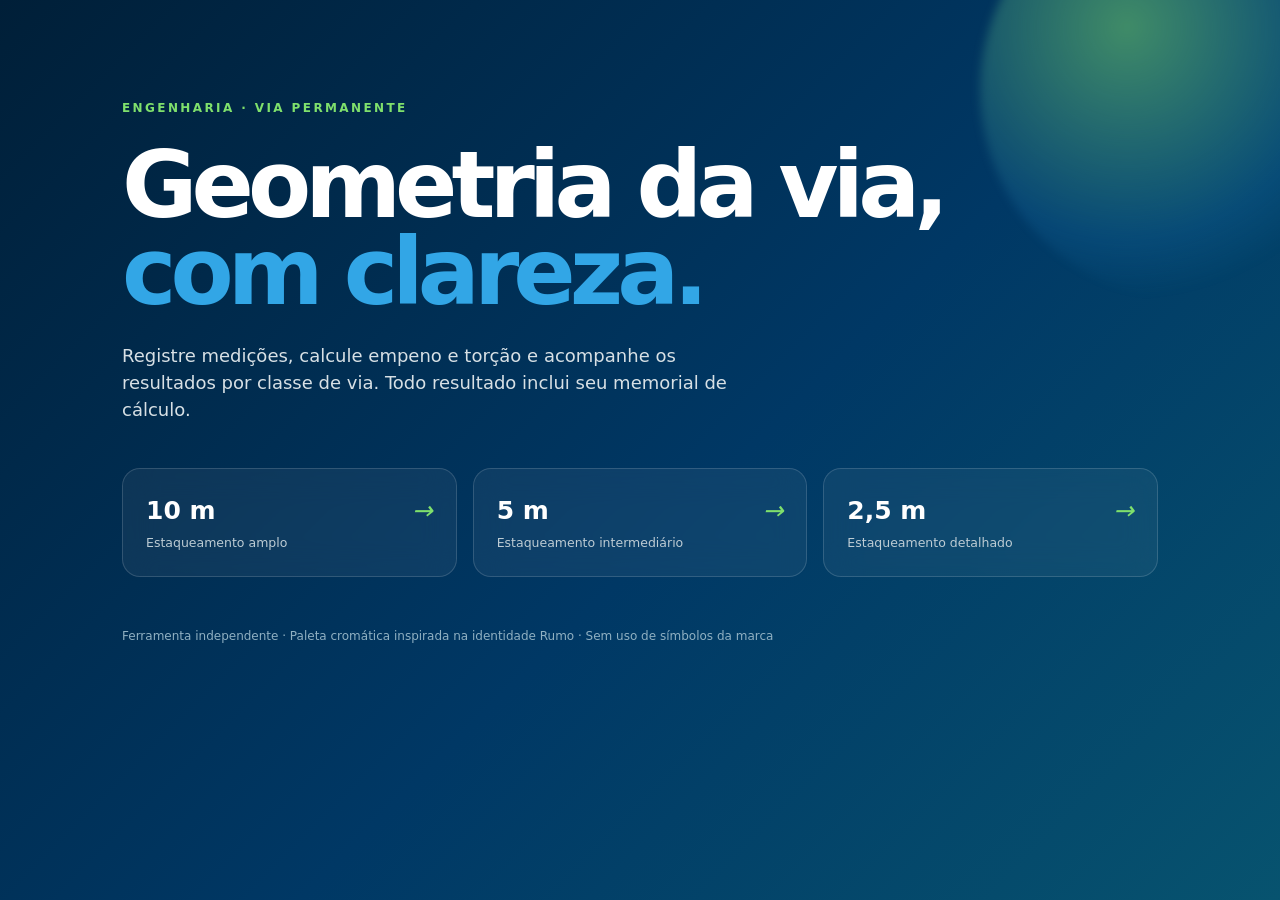
<file: index.html>
<!doctype html><html lang="pt-BR"><head><meta charset="utf-8"><meta name="viewport" content="width=device-width,initial-scale=1"><meta name="description" content="Cálculo auditável de empeno e torção da via permanente."><title>Geometria da Via</title><link rel="stylesheet" href="assets/styles.css"></head><body class="landing"><main class="hero"><div class="eyebrow">ENGENHARIA · VIA PERMANENTE</div><h1>Geometria da via,<br><span>com clareza.</span></h1><p>Registre medições, calcule empeno e torção e acompanhe os resultados por classe de via. Todo resultado inclui seu memorial de cálculo.</p><div class="chooser"><a href="estaca-10-registros.html"><b>10 m</b><small>Estaqueamento amplo</small><i>→</i></a><a href="estaca-5-registros.html"><b>5 m</b><small>Estaqueamento intermediário</small><i>→</i></a><a href="estaca-2-5-registros.html"><b>2,5 m</b><small>Estaqueamento detalhado</small><i>→</i></a></div><footer>Ferramenta independente · Paleta cromática inspirada na identidade Rumo · Sem uso de símbolos da marca</footer></main><div class="orb"></div></body></html>
</file>
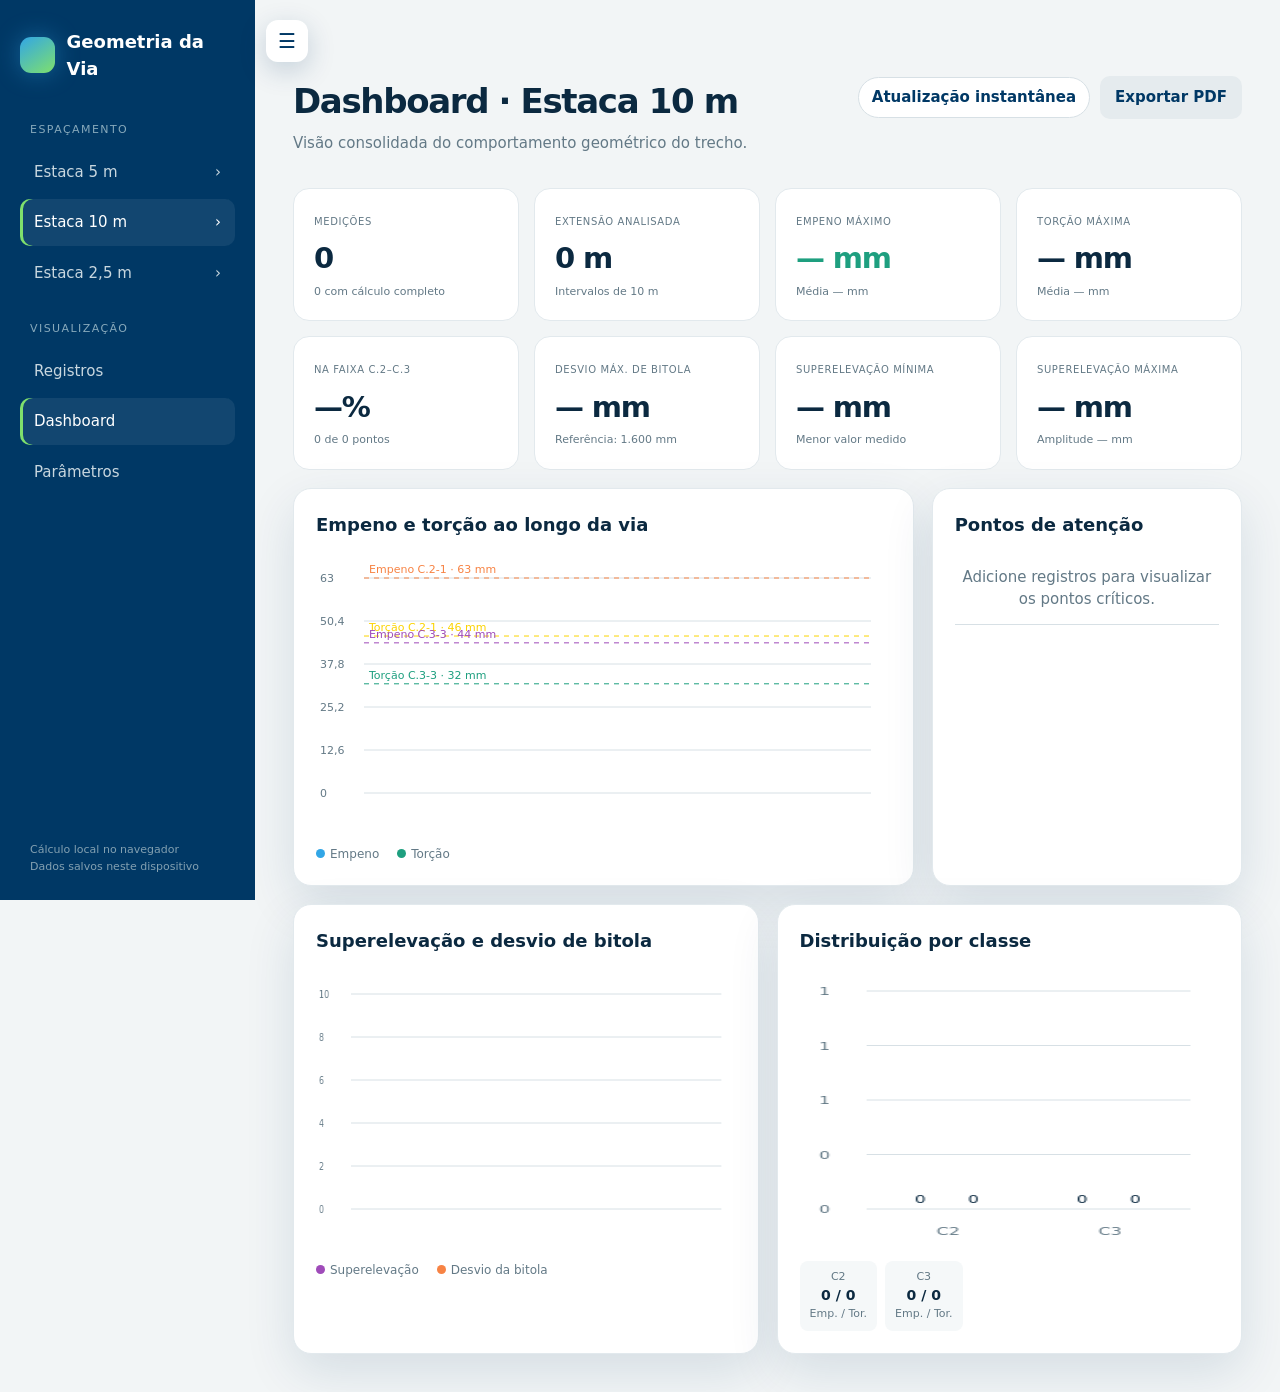
<file: estaca-10-dashboard.html>
<!doctype html><html lang="pt-BR"><head><meta charset="utf-8"><meta name="viewport" content="width=device-width,initial-scale=1"><title>Dashboard · Estaca 10 m</title><link rel="stylesheet" href="assets/styles.css"></head><body data-type="10" data-page="dashboard"><div class="shell"><aside class="sidebar"></aside><main class="content"><header class="topbar"><div><h1>Dashboard · Estaca 10 m</h1><p>Visão consolidada do comportamento geométrico do trecho.</p></div><span class="badge">Atualização instantânea</span></header><section class="stats" id="stats"></section><div class="charts"><section class="card chart-card"><h2>Empeno e torção ao longo da via</h2><canvas id="chart" aria-label="Gráfico de empeno e torção"></canvas><div class="legend"><span><i class="dot" style="background:#32a6e6"></i>Empeno</span><span><i class="dot" style="background:#1e9f7f"></i>Torção</span></div></section><section class="card chart-card"><h2>Pontos de atenção</h2><ul class="insights" id="insights"></ul></section></div></main></div><script src="assets/app.js?v=02389c8"></script></body></html>
</file>
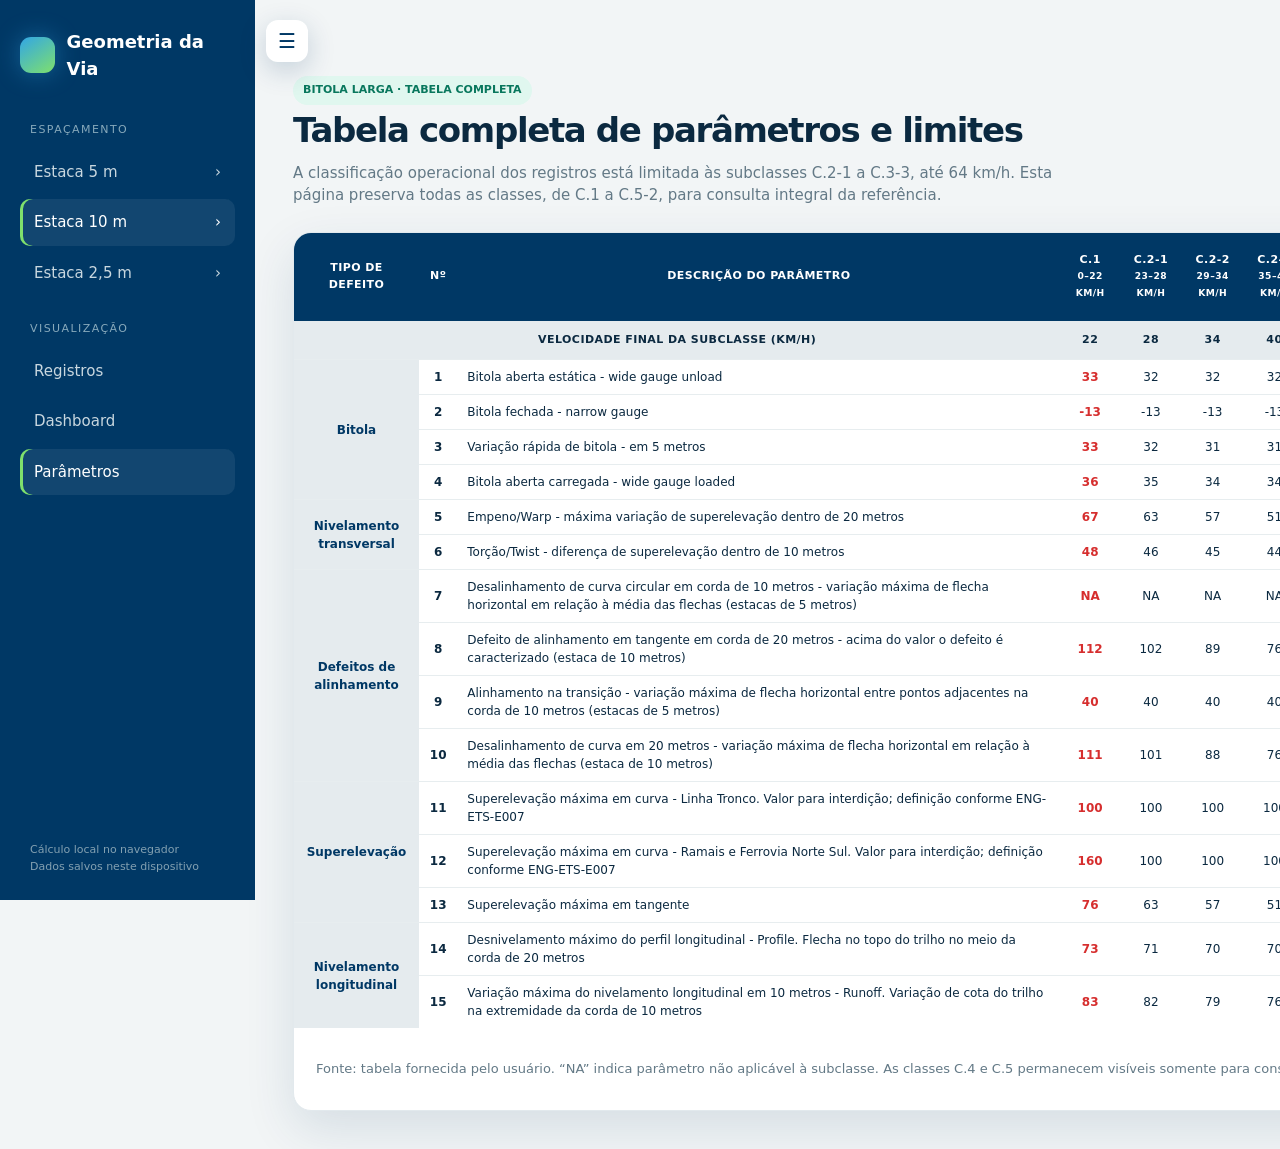
<file: estaca-10-parametros.html>
<!doctype html><html lang="pt-BR"><head><meta charset="utf-8"><meta name="viewport" content="width=device-width,initial-scale=1"><title>Parâmetros · Estaca 10 m</title><link rel="stylesheet" href="assets/styles.css"></head><body data-type="10" data-page="parameters"><div class="shell"><aside class="sidebar"></aside><main class="content" id="parameters-root"></main></div><script src="assets/parameters.js"></script><script src="assets/app.js?v=02389c8"></script></body></html>
</file>
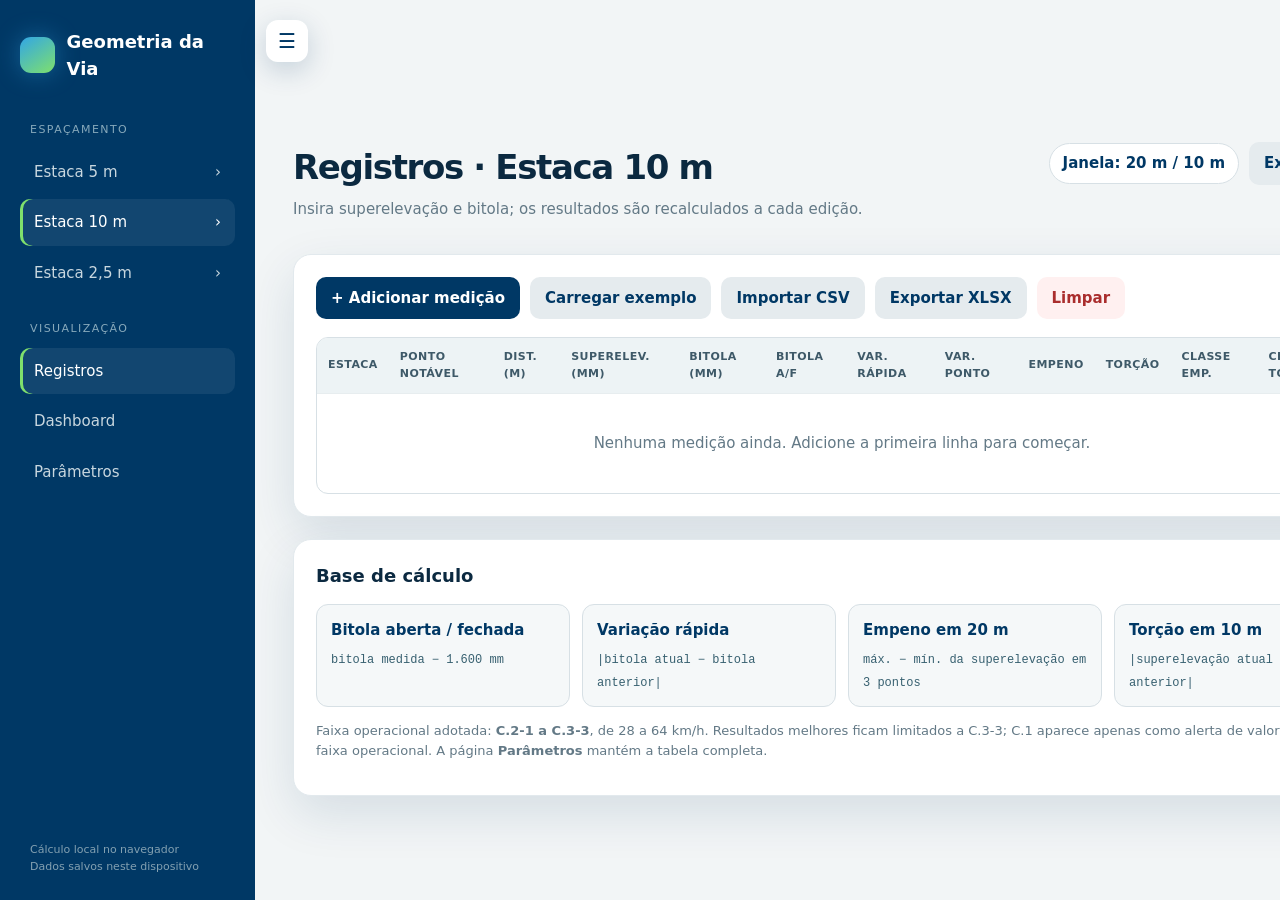
<file: estaca-10-registros.html>
<!doctype html><html lang="pt-BR"><head><meta charset="utf-8"><meta name="viewport" content="width=device-width,initial-scale=1"><title>Registros · Estaca 10 m</title><link rel="stylesheet" href="assets/styles.css"></head><body data-type="10" data-page="records"><div class="shell"><aside class="sidebar"></aside><main class="content"><header class="topbar"><div><h1>Registros · Estaca 10 m</h1><p>Insira superelevação e bitola; os resultados são recalculados a cada edição.</p></div><span class="badge">Janela: 20 m / 10 m</span></header><section class="card"><div class="toolbar"><button class="btn" id="add">+ Adicionar medição</button><button class="btn secondary" id="sample">Carregar exemplo</button><label class="btn secondary">Importar CSV<input id="import" type="file" accept=".csv" hidden></label><button class="btn secondary" id="export">Exportar CSV</button><button class="btn danger" id="clear">Limpar</button></div><div class="table-wrap"><table><thead><tr><th>Estaca</th><th>Ponto notável</th><th>Dist. (m)</th><th>Superelev. (mm)</th><th>Bitola (mm)</th><th>Bitola A/F</th><th>Var. rápida</th><th>Var. ponto</th><th>Empeno</th><th>Torção</th><th>Classe emp.</th><th>Classe tor.</th><th></th></tr></thead><tbody id="records"></tbody></table></div></section><section class="card memo"><h2>Base de cálculo</h2><div class="formula-grid"><div class="formula"><b>Bitola aberta / fechada</b><code>bitola medida − 1.600 mm</code></div><div class="formula"><b>Variação rápida</b><code>|bitola atual − bitola anterior|</code></div><div class="formula"><b>Empeno em 20 m</b><code>máx. − mín. da superelevação em 3 pontos</code></div><div class="formula"><b>Torção em 10 m</b><code>|superelevação atual − anterior|</code></div></div><p class="note">Limites por classes 1–5 — empeno: 76, 51, 44, 32 e 25 mm; torção: 51, 44, 32, 25 e 19 mm. Valores menores atendem classes mais restritivas.</p></section></main></div><script src="assets/app.js?v=02389c8"></script></body></html>
</file>
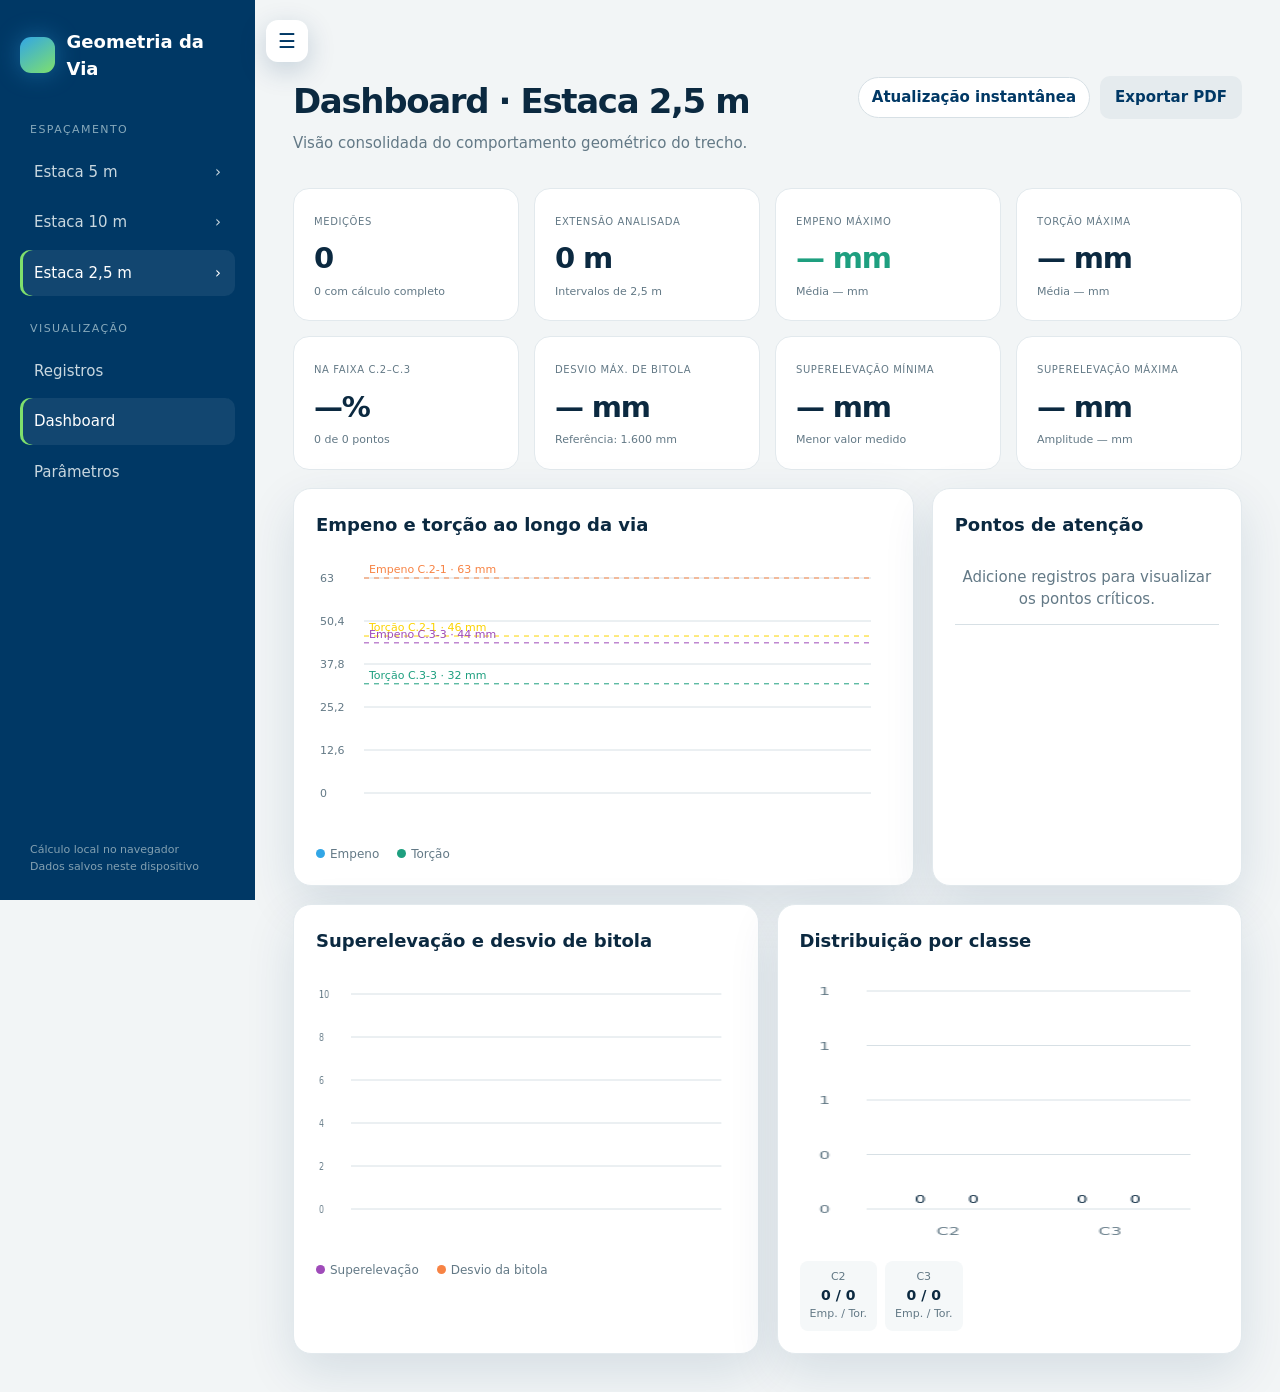
<file: estaca-2-5-dashboard.html>
<!doctype html><html lang="pt-BR"><head><meta charset="utf-8"><meta name="viewport" content="width=device-width,initial-scale=1"><title>Dashboard · Estaca 2,5 m</title><link rel="stylesheet" href="assets/styles.css"></head><body data-type="2.5" data-page="dashboard"><div class="shell"><aside class="sidebar"></aside><main class="content"><header class="topbar"><div><h1>Dashboard · Estaca 2,5 m</h1><p>Visão consolidada do comportamento geométrico do trecho.</p></div><span class="badge">Atualização instantânea</span></header><section class="stats" id="stats"></section><div class="charts"><section class="card chart-card"><h2>Empeno e torção ao longo da via</h2><canvas id="chart" aria-label="Gráfico de empeno e torção"></canvas><div class="legend"><span><i class="dot" style="background:#32a6e6"></i>Empeno</span><span><i class="dot" style="background:#1e9f7f"></i>Torção</span></div></section><section class="card chart-card"><h2>Pontos de atenção</h2><ul class="insights" id="insights"></ul></section></div></main></div><script src="assets/app.js?v=02389c8"></script></body></html>
</file>
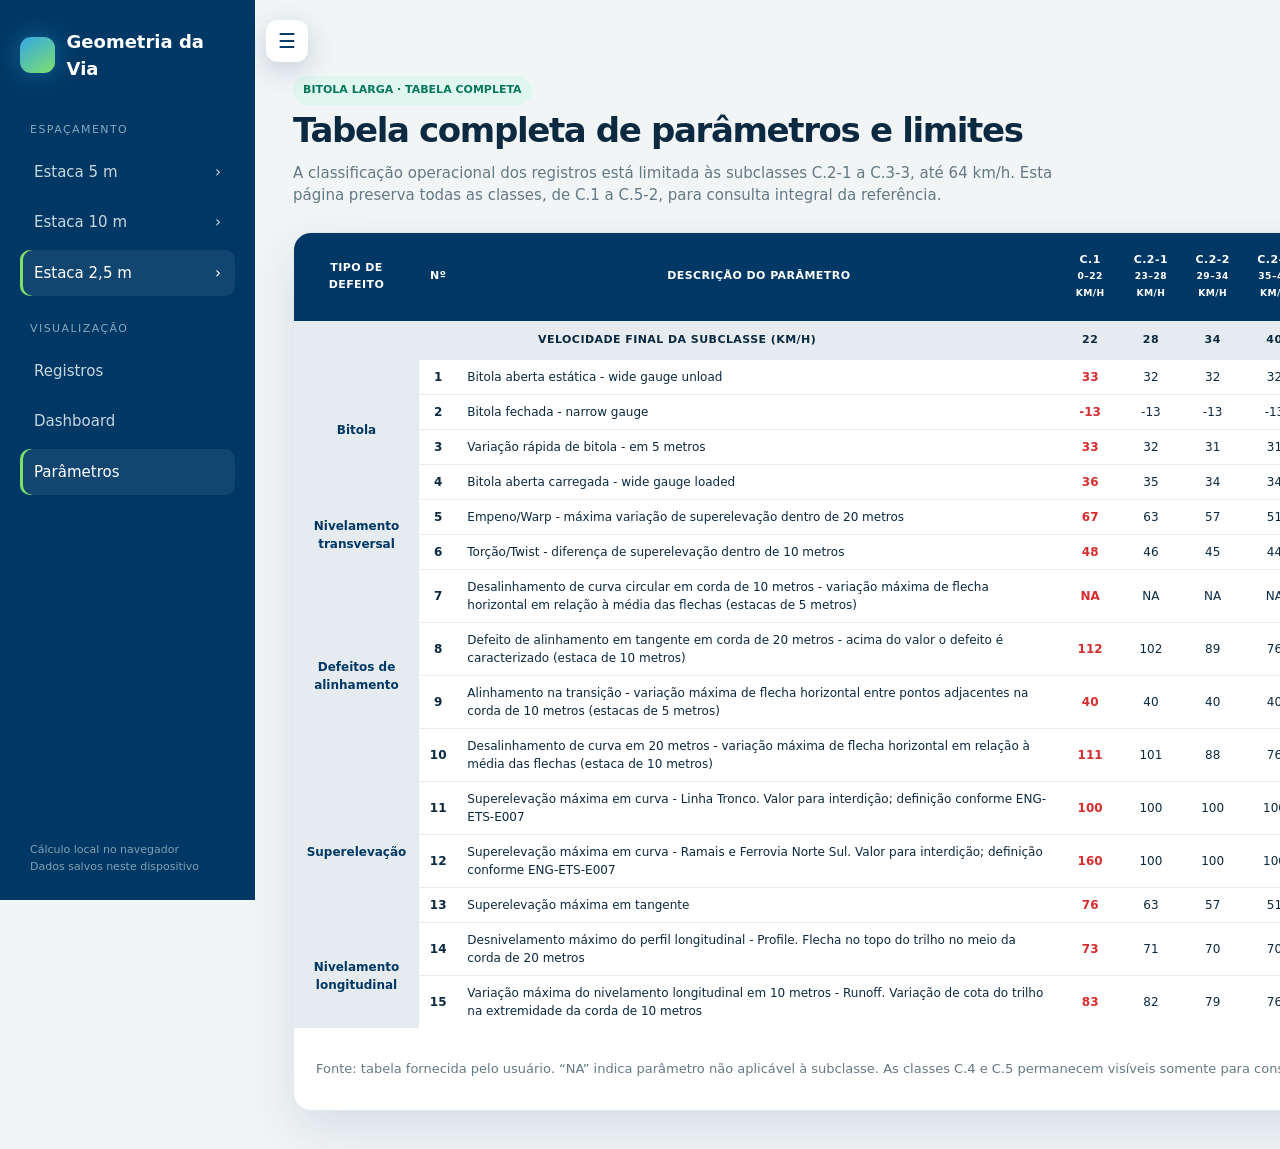
<file: estaca-2-5-parametros.html>
<!doctype html><html lang="pt-BR"><head><meta charset="utf-8"><meta name="viewport" content="width=device-width,initial-scale=1"><title>Parâmetros · Estaca 2,5 m</title><link rel="stylesheet" href="assets/styles.css"></head><body data-type="2.5" data-page="parameters"><div class="shell"><aside class="sidebar"></aside><main class="content" id="parameters-root"></main></div><script src="assets/parameters.js"></script><script src="assets/app.js?v=02389c8"></script></body></html>
</file>
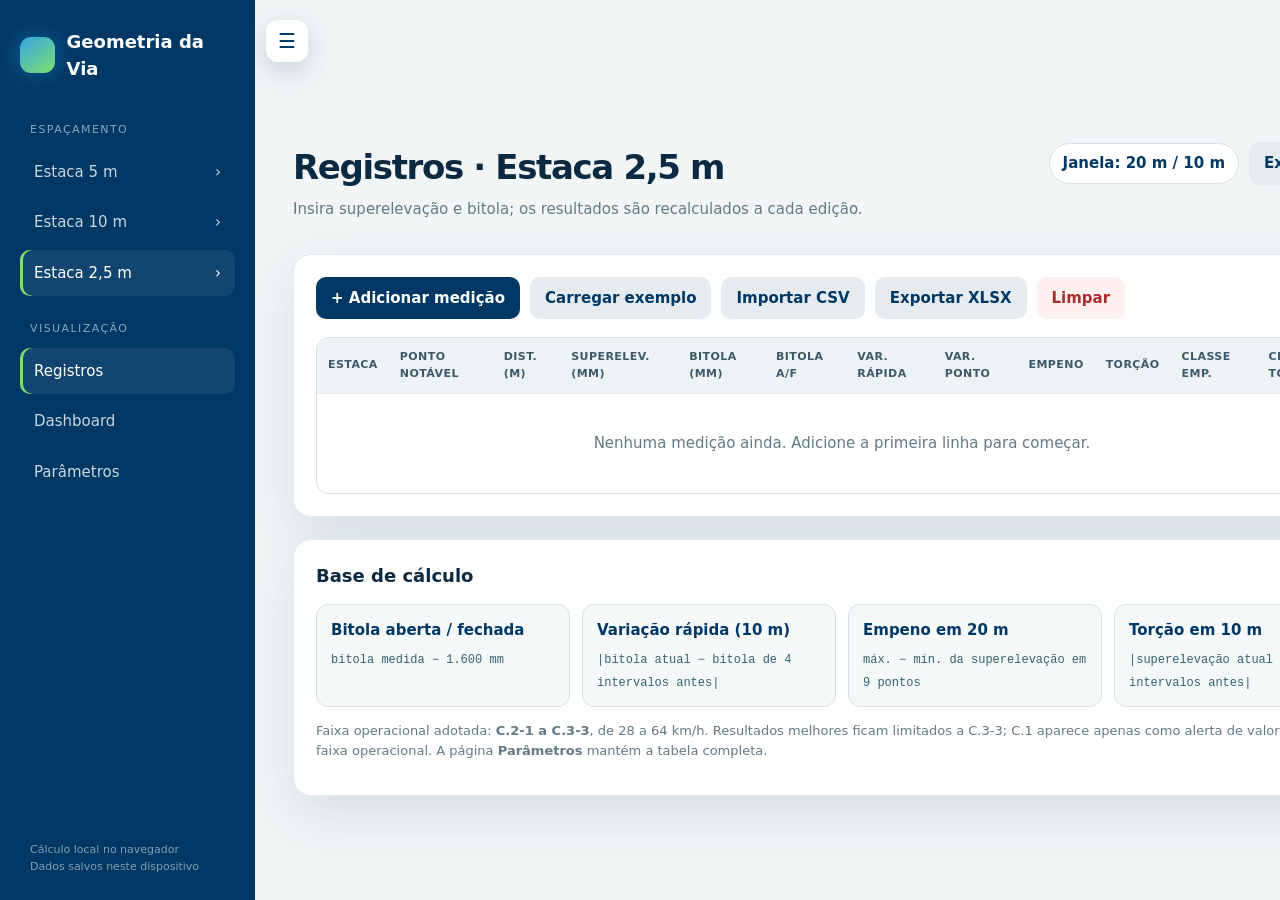
<file: estaca-2-5-registros.html>
<!doctype html><html lang="pt-BR"><head><meta charset="utf-8"><meta name="viewport" content="width=device-width,initial-scale=1"><title>Registros · Estaca 2,5 m</title><link rel="stylesheet" href="assets/styles.css"></head><body data-type="2.5" data-page="records"><div class="shell"><aside class="sidebar"></aside><main class="content"><header class="topbar"><div><h1>Registros · Estaca 2,5 m</h1><p>Insira superelevação e bitola; os resultados são recalculados a cada edição.</p></div><span class="badge">Janela: 20 m / 10 m</span></header><section class="card"><div class="toolbar"><button class="btn" id="add">+ Adicionar medição</button><button class="btn secondary" id="sample">Carregar exemplo</button><label class="btn secondary">Importar CSV<input id="import" type="file" accept=".csv" hidden></label><button class="btn secondary" id="export">Exportar CSV</button><button class="btn danger" id="clear">Limpar</button></div><div class="table-wrap"><table><thead><tr><th>Estaca</th><th>Ponto notável</th><th>Dist. (m)</th><th>Superelev. (mm)</th><th>Bitola (mm)</th><th>Bitola A/F</th><th>Var. rápida</th><th>Var. ponto</th><th>Empeno</th><th>Torção</th><th>Classe emp.</th><th>Classe tor.</th><th></th></tr></thead><tbody id="records"></tbody></table></div></section><section class="card memo"><h2>Base de cálculo</h2><div class="formula-grid"><div class="formula"><b>Bitola aberta / fechada</b><code>bitola medida − 1.600 mm</code></div><div class="formula"><b>Variação rápida (10 m)</b><code>|bitola atual − bitola de 4 intervalos antes|</code></div><div class="formula"><b>Empeno em 20 m</b><code>máx. − mín. da superelevação em 9 pontos</code></div><div class="formula"><b>Torção em 10 m</b><code>|superelevação atual − 4 intervalos antes|</code></div></div><p class="note">Limites por classes 1–5 — empeno: 76, 51, 44, 32 e 25 mm; torção: 51, 44, 32, 25 e 19 mm. Valores menores atendem classes mais restritivas.</p></section></main></div><script src="assets/app.js?v=02389c8"></script></body></html>
</file>
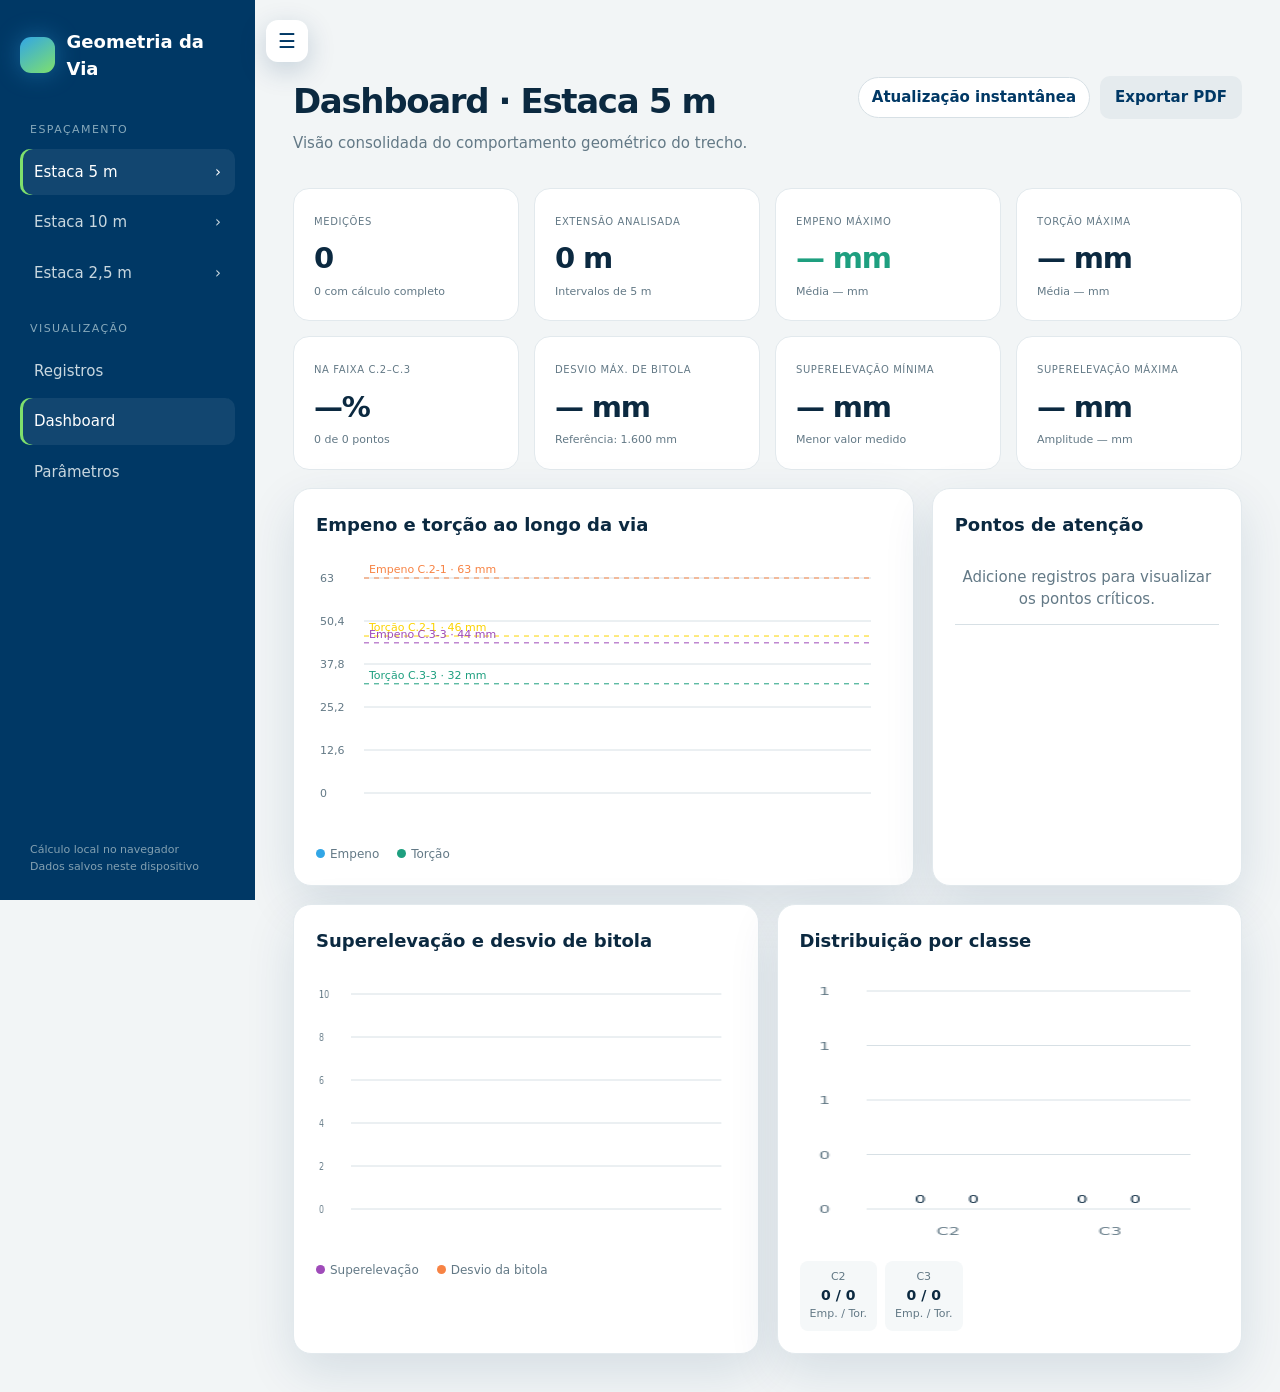
<file: estaca-5-dashboard.html>
<!doctype html><html lang="pt-BR"><head><meta charset="utf-8"><meta name="viewport" content="width=device-width,initial-scale=1"><title>Dashboard · Estaca 5 m</title><link rel="stylesheet" href="assets/styles.css"></head><body data-type="5" data-page="dashboard"><div class="shell"><aside class="sidebar"></aside><main class="content"><header class="topbar"><div><h1>Dashboard · Estaca 5 m</h1><p>Visão consolidada do comportamento geométrico do trecho.</p></div><span class="badge">Atualização instantânea</span></header><section class="stats" id="stats"></section><div class="charts"><section class="card chart-card"><h2>Empeno e torção ao longo da via</h2><canvas id="chart" aria-label="Gráfico de empeno e torção"></canvas><div class="legend"><span><i class="dot" style="background:#32a6e6"></i>Empeno</span><span><i class="dot" style="background:#1e9f7f"></i>Torção</span></div></section><section class="card chart-card"><h2>Pontos de atenção</h2><ul class="insights" id="insights"></ul></section></div></main></div><script src="assets/app.js?v=02389c8"></script></body></html>
</file>
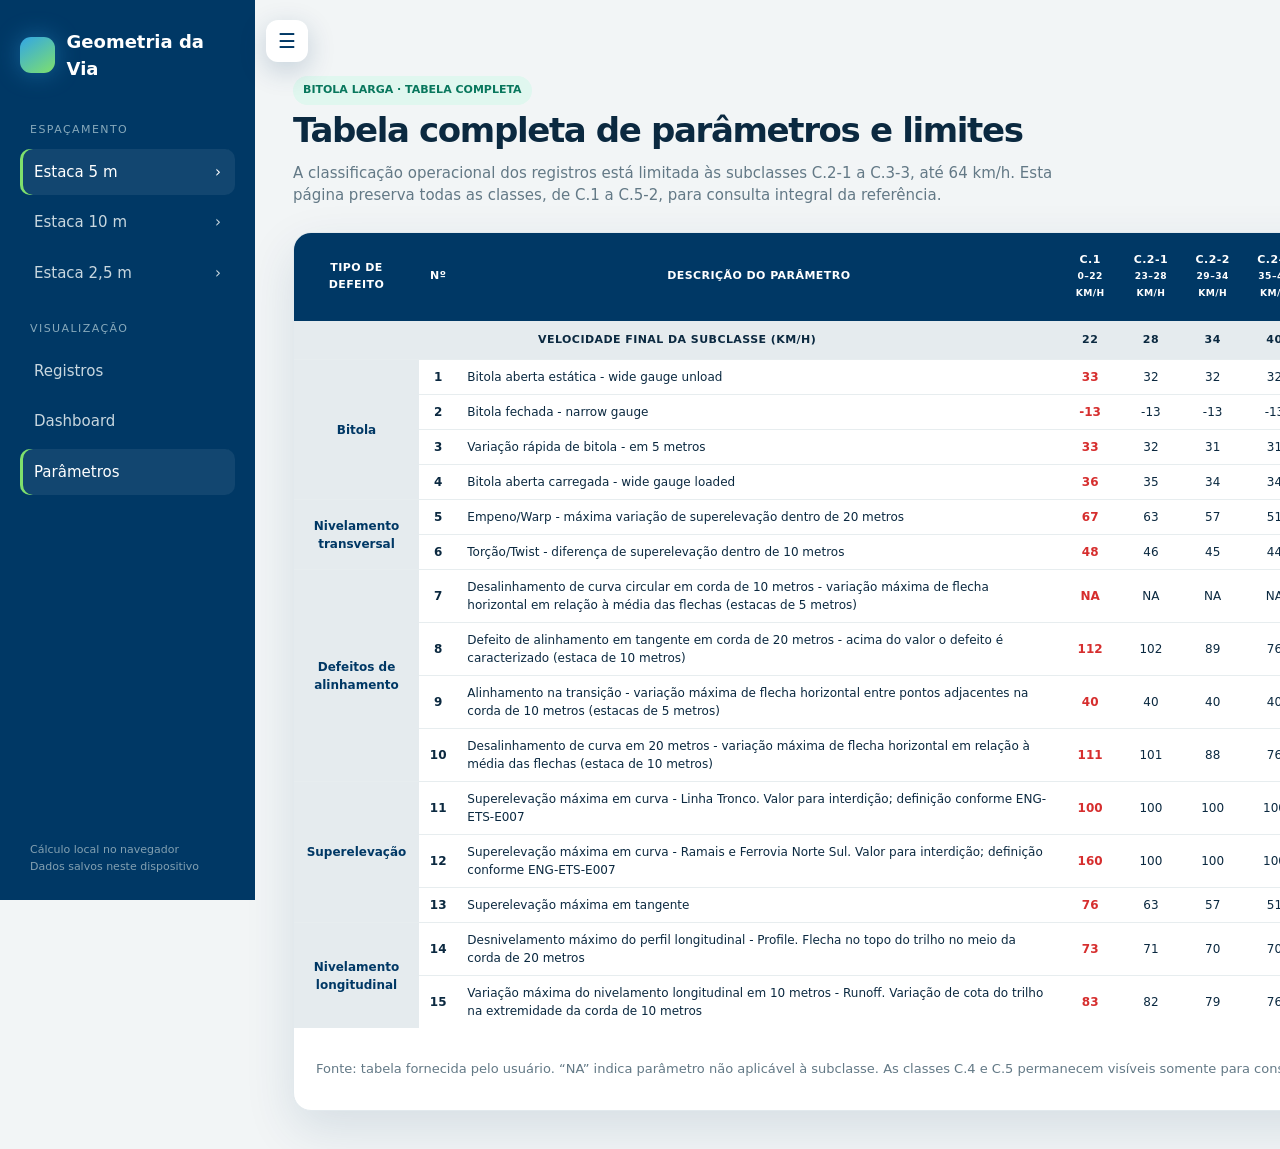
<file: estaca-5-parametros.html>
<!doctype html><html lang="pt-BR"><head><meta charset="utf-8"><meta name="viewport" content="width=device-width,initial-scale=1"><title>Parâmetros · Estaca 5 m</title><link rel="stylesheet" href="assets/styles.css"></head><body data-type="5" data-page="parameters"><div class="shell"><aside class="sidebar"></aside><main class="content" id="parameters-root"></main></div><script src="assets/parameters.js"></script><script src="assets/app.js?v=02389c8"></script></body></html>
</file>
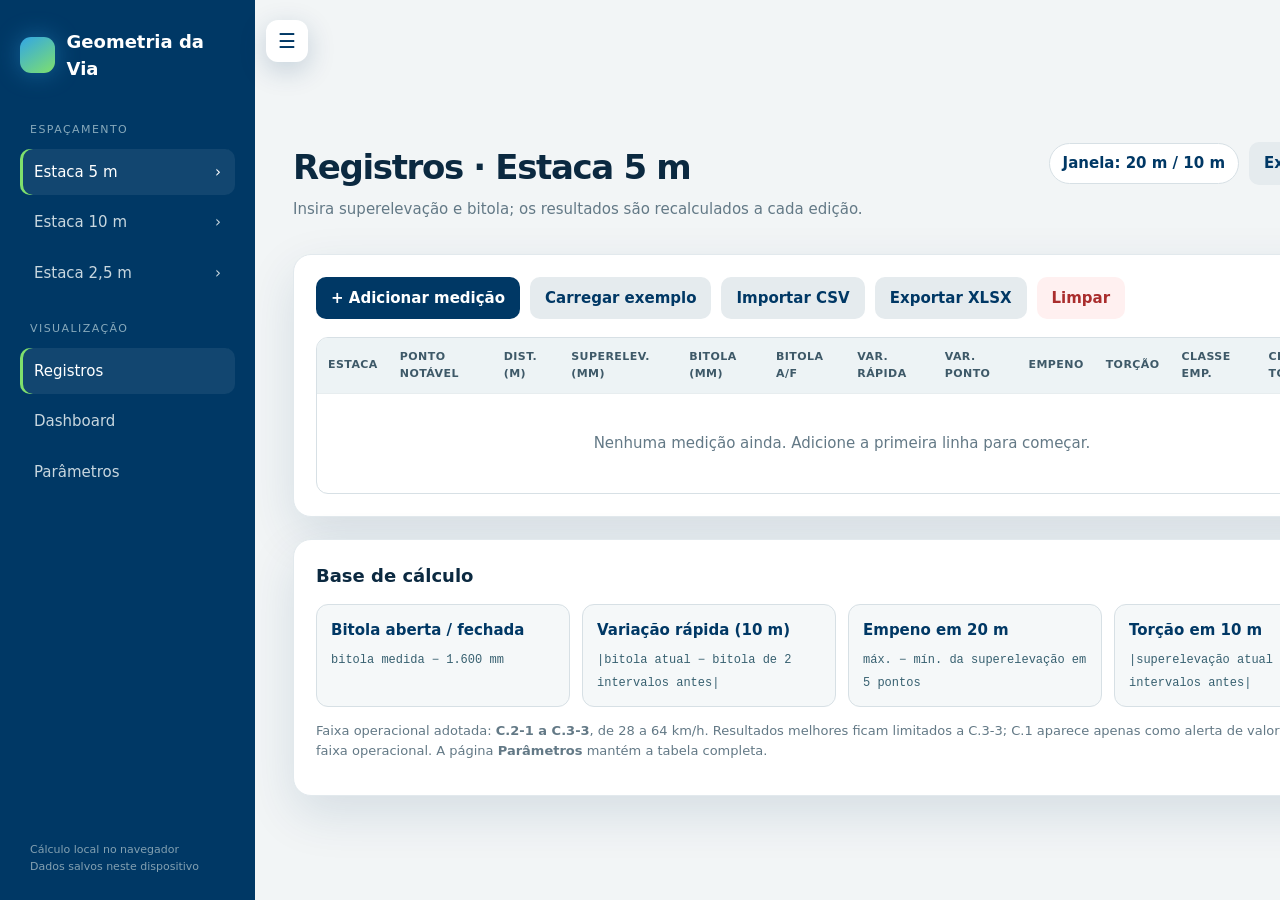
<file: estaca-5-registros.html>
<!doctype html><html lang="pt-BR"><head><meta charset="utf-8"><meta name="viewport" content="width=device-width,initial-scale=1"><title>Registros · Estaca 5 m</title><link rel="stylesheet" href="assets/styles.css"></head><body data-type="5" data-page="records"><div class="shell"><aside class="sidebar"></aside><main class="content"><header class="topbar"><div><h1>Registros · Estaca 5 m</h1><p>Insira superelevação e bitola; os resultados são recalculados a cada edição.</p></div><span class="badge">Janela: 20 m / 10 m</span></header><section class="card"><div class="toolbar"><button class="btn" id="add">+ Adicionar medição</button><button class="btn secondary" id="sample">Carregar exemplo</button><label class="btn secondary">Importar CSV<input id="import" type="file" accept=".csv" hidden></label><button class="btn secondary" id="export">Exportar CSV</button><button class="btn danger" id="clear">Limpar</button></div><div class="table-wrap"><table><thead><tr><th>Estaca</th><th>Ponto notável</th><th>Dist. (m)</th><th>Superelev. (mm)</th><th>Bitola (mm)</th><th>Bitola A/F</th><th>Var. rápida</th><th>Var. ponto</th><th>Empeno</th><th>Torção</th><th>Classe emp.</th><th>Classe tor.</th><th></th></tr></thead><tbody id="records"></tbody></table></div></section><section class="card memo"><h2>Base de cálculo</h2><div class="formula-grid"><div class="formula"><b>Bitola aberta / fechada</b><code>bitola medida − 1.600 mm</code></div><div class="formula"><b>Variação rápida (10 m)</b><code>|bitola atual − bitola de 2 intervalos antes|</code></div><div class="formula"><b>Empeno em 20 m</b><code>máx. − mín. da superelevação em 5 pontos</code></div><div class="formula"><b>Torção em 10 m</b><code>|superelevação atual − 2 intervalos antes|</code></div></div><p class="note">Limites por classes 1–5 — empeno: 76, 51, 44, 32 e 25 mm; torção: 51, 44, 32, 25 e 19 mm. Valores menores atendem classes mais restritivas.</p></section></main></div><script src="assets/app.js?v=02389c8"></script></body></html>
</file>
<file: assets/styles.css>
:root{--navy:#003865;--blue:#32a6e6;--green:#1e9f7f;--lime:#7fe06c;--yellow:#fbd300;--orange:#f78344;--purple:#9f4bb9;--ice:#f2f5f6;--line:#d7e0e5;--ink:#0b2940;--muted:#637986;--danger:#e55555;--shadow:0 18px 50px rgba(0,56,101,.12)}*{box-sizing:border-box}body{margin:0;background:var(--ice);color:var(--ink);font:15px/1.5 Inter,ui-sans-serif,system-ui,-apple-system,"Segoe UI",sans-serif}a{color:inherit;text-decoration:none}.landing{min-height:100vh;background:linear-gradient(135deg,#001f38,#003865 55%,#07536f);color:#fff;overflow:hidden}.hero{position:relative;z-index:1;max-width:1100px;margin:auto;padding:11vh 32px}.eyebrow{color:var(--lime);font-weight:800;letter-spacing:.2em;font-size:12px}.hero h1{font-size:clamp(48px,8vw,92px);line-height:.95;letter-spacing:-.065em;margin:25px 0}.hero h1 span{color:var(--blue)}.hero>p{font-size:18px;color:#d7e0e5;max-width:650px}.chooser{display:grid;grid-template-columns:repeat(3,1fr);gap:16px;margin-top:45px}.chooser a{display:grid;grid-template-columns:1fr auto;gap:5px;padding:23px;border:1px solid #ffffff26;border-radius:18px;background:#ffffff0d;backdrop-filter:blur(16px);transition:.2s}.chooser a:hover{transform:translateY(-4px);border-color:var(--blue);background:#ffffff16}.chooser b{font-size:25px}.chooser small{grid-column:1;color:#bdccd4}.chooser i{grid-row:1/3;grid-column:2;font-size:25px;color:var(--lime)}.hero footer{margin-top:50px;color:#8fb0c2;font-size:12px}.orb{position:fixed;width:420px;height:420px;border-radius:50%;right:-120px;top:-120px;background:radial-gradient(circle at 35% 35%,#7fe06c80,#32a6e620 55%,transparent 70%);filter:blur(5px)}.shell{display:grid;grid-template-columns:255px 1fr;min-height:100vh}.sidebar{background:var(--navy);color:white;padding:28px 20px;position:sticky;top:0;height:100vh}.brand{display:flex;gap:12px;align-items:center;font-weight:800;font-size:18px;margin-bottom:40px}.brand-mark{width:36px;height:36px;border-radius:11px;background:linear-gradient(145deg,var(--blue),var(--lime));box-shadow:0 0 24px #32a6e666}.context{font-size:11px;color:#87a9bb;letter-spacing:.13em;margin:25px 10px 10px}.nav a{display:flex;justify-content:space-between;padding:12px 14px;border-radius:10px;color:#c8d7df;margin:4px 0}.nav a:hover,.nav a.active{background:#ffffff12;color:#fff}.nav a.active{box-shadow:inset 3px 0 var(--lime)}.side-foot{position:absolute;bottom:25px;color:#82a0b1;font-size:11px;padding:0 10px}.content{padding:38px;max-width:1500px;width:100%;margin:auto}.topbar{display:flex;justify-content:space-between;align-items:flex-start;gap:20px;margin-bottom:28px}.topbar h1{font-size:34px;letter-spacing:-.04em;margin:0}.topbar p{color:var(--muted);margin:5px 0}.badge{padding:8px 13px;border:1px solid var(--line);background:#fff;border-radius:999px;font-weight:700;color:var(--navy)}.card{background:#fff;border:1px solid #e2e9ed;border-radius:18px;box-shadow:var(--shadow);padding:22px}.toolbar{display:flex;flex-wrap:wrap;gap:10px;margin-bottom:18px}.btn{border:0;border-radius:10px;padding:10px 15px;font:inherit;font-weight:750;cursor:pointer;background:var(--navy);color:#fff}.btn.secondary{background:#e5ebee;color:var(--navy)}.btn.danger{background:#fff0f0;color:#aa2d2d}.btn:hover{filter:brightness(1.08)}input,select{border:1px solid var(--line);background:#fbfcfd;border-radius:9px;padding:9px 10px;font:inherit;color:var(--ink);width:100%}input:focus,select:focus{outline:2px solid #32a6e650;border-color:var(--blue)}.table-wrap{overflow:auto;border:1px solid var(--line);border-radius:12px}table{border-collapse:collapse;width:100%;min-width:1050px}th{background:#edf3f5;color:#3e5968;font-size:11px;text-transform:uppercase;letter-spacing:.04em;text-align:left;padding:11px;position:sticky;top:0}td{border-top:1px solid #e7edef;padding:8px 10px;white-space:nowrap}td input{min-width:105px}.metric{font-weight:800}.status{display:inline-block;padding:4px 8px;border-radius:999px;font-size:11px;font-weight:800}.status.ok{color:#08775d;background:#e0f7ef}.status.warn{color:#8b6200;background:#fff5c7}.status.bad{color:#a33131;background:#ffebeb}.empty{text-align:center;color:var(--muted);padding:38px}.memo{margin-top:22px}.memo h2,.chart-card h2{font-size:18px;margin:0 0 15px}.formula-grid{display:grid;grid-template-columns:repeat(4,1fr);gap:12px}.formula{background:#f5f8f9;border:1px solid var(--line);border-radius:12px;padding:14px}.formula b{display:block;color:var(--navy);margin-bottom:6px}.formula code{font-size:12px;color:#376070;white-space:normal}.note{margin-top:14px;color:var(--muted);font-size:13px}.stats{display:grid;grid-template-columns:repeat(4,1fr);gap:15px;margin-bottom:18px}.stat{background:#fff;border:1px solid #e2e9ed;border-radius:16px;padding:20px}.stat small{color:var(--muted);text-transform:uppercase;letter-spacing:.06em;font-size:10px}.stat strong{display:block;font-size:29px;letter-spacing:-.04em;margin-top:6px}.stat .accent{color:var(--green)}.charts{display:grid;grid-template-columns:2fr 1fr;gap:18px}.chart-card{min-height:350px}.chart-card canvas{width:100%;height:280px;display:block}.legend{display:flex;gap:18px;font-size:12px;color:var(--muted);margin-top:12px}.dot{width:9px;height:9px;border-radius:50%;display:inline-block;margin-right:5px}.insights{list-style:none;padding:0;margin:0}.insights li{padding:13px 0;border-bottom:1px solid var(--line)}.insights b{display:block}.insights small{color:var(--muted)}@media(max-width:900px){.shell{grid-template-columns:1fr}.sidebar{position:relative;height:auto}.side-foot{display:none}.nav{display:flex;overflow:auto}.nav a{flex:none}.content{padding:24px 16px}.stats,.formula-grid{grid-template-columns:repeat(2,1fr)}.charts{grid-template-columns:1fr}.chooser{grid-template-columns:1fr}.hero{padding-top:8vh}.topbar{flex-direction:column}}@media(max-width:520px){.stats,.formula-grid{grid-template-columns:1fr}.hero h1{font-size:48px}}
</file>
